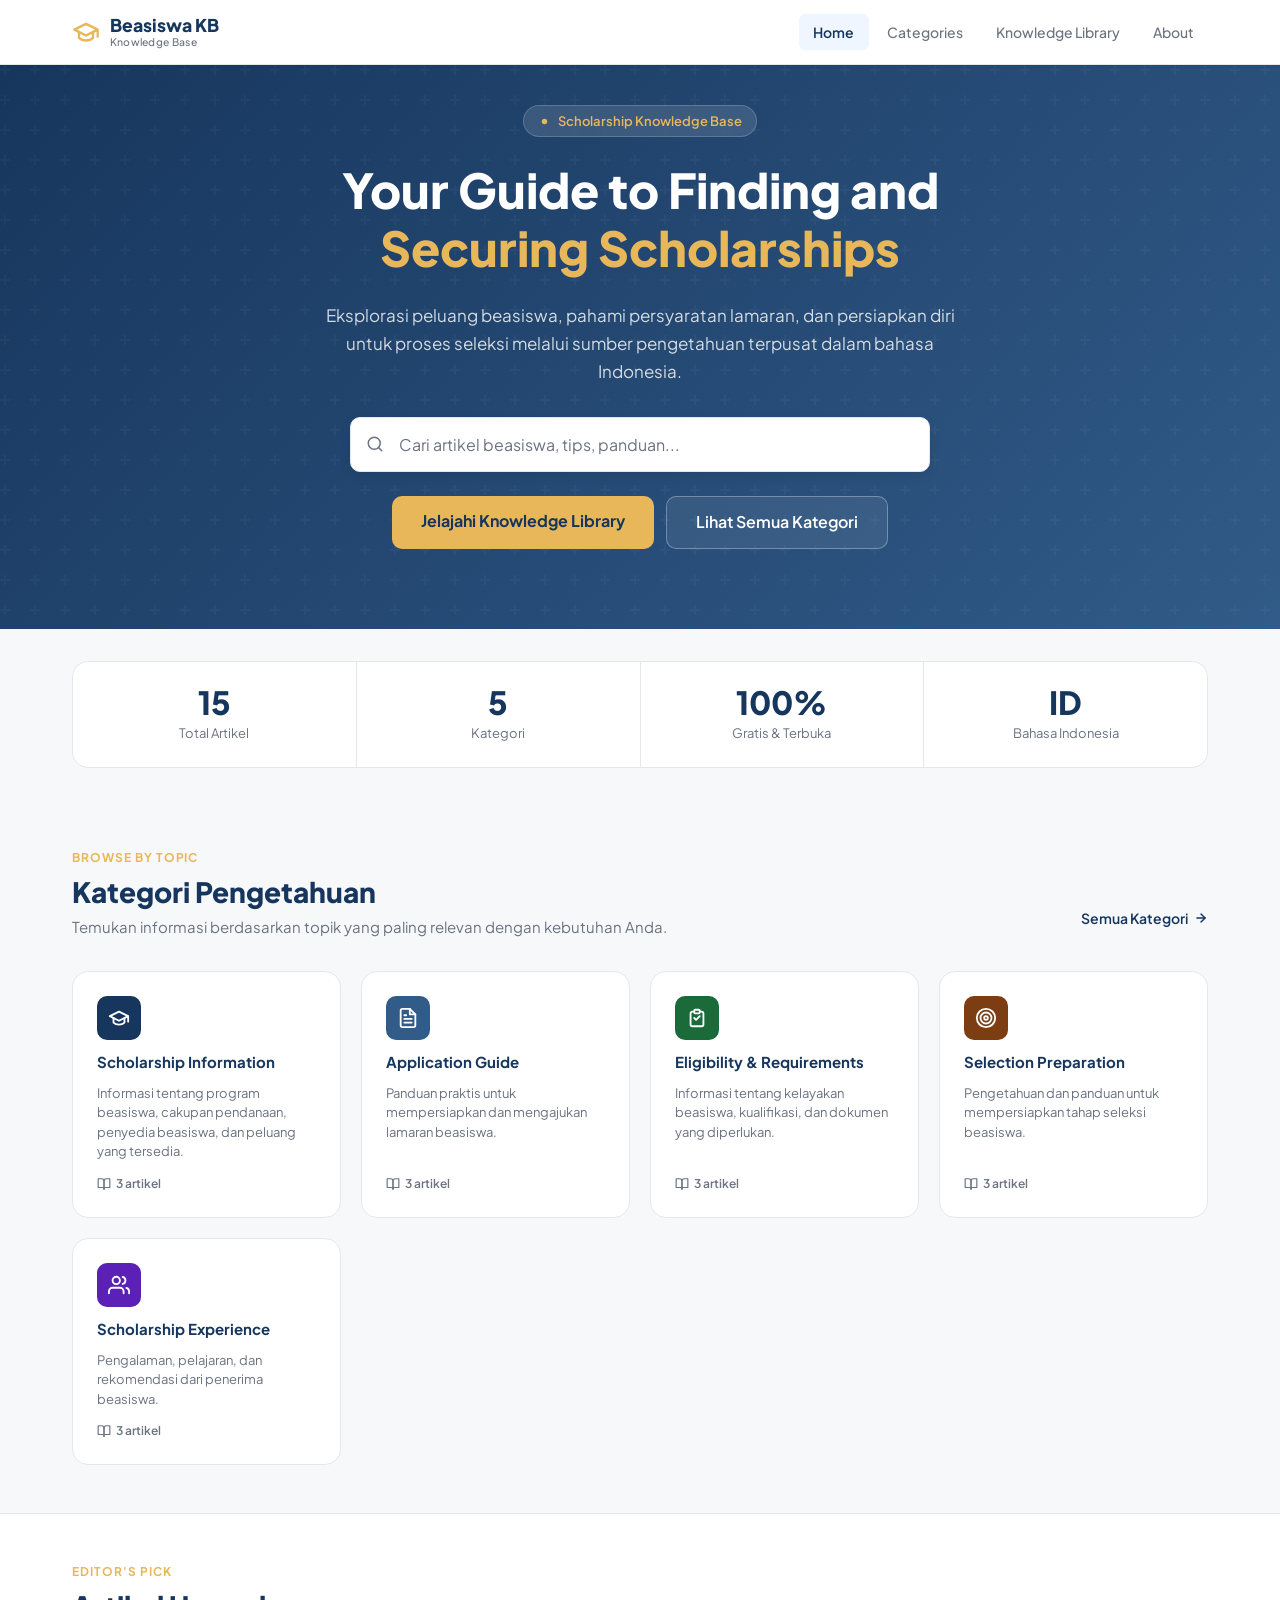
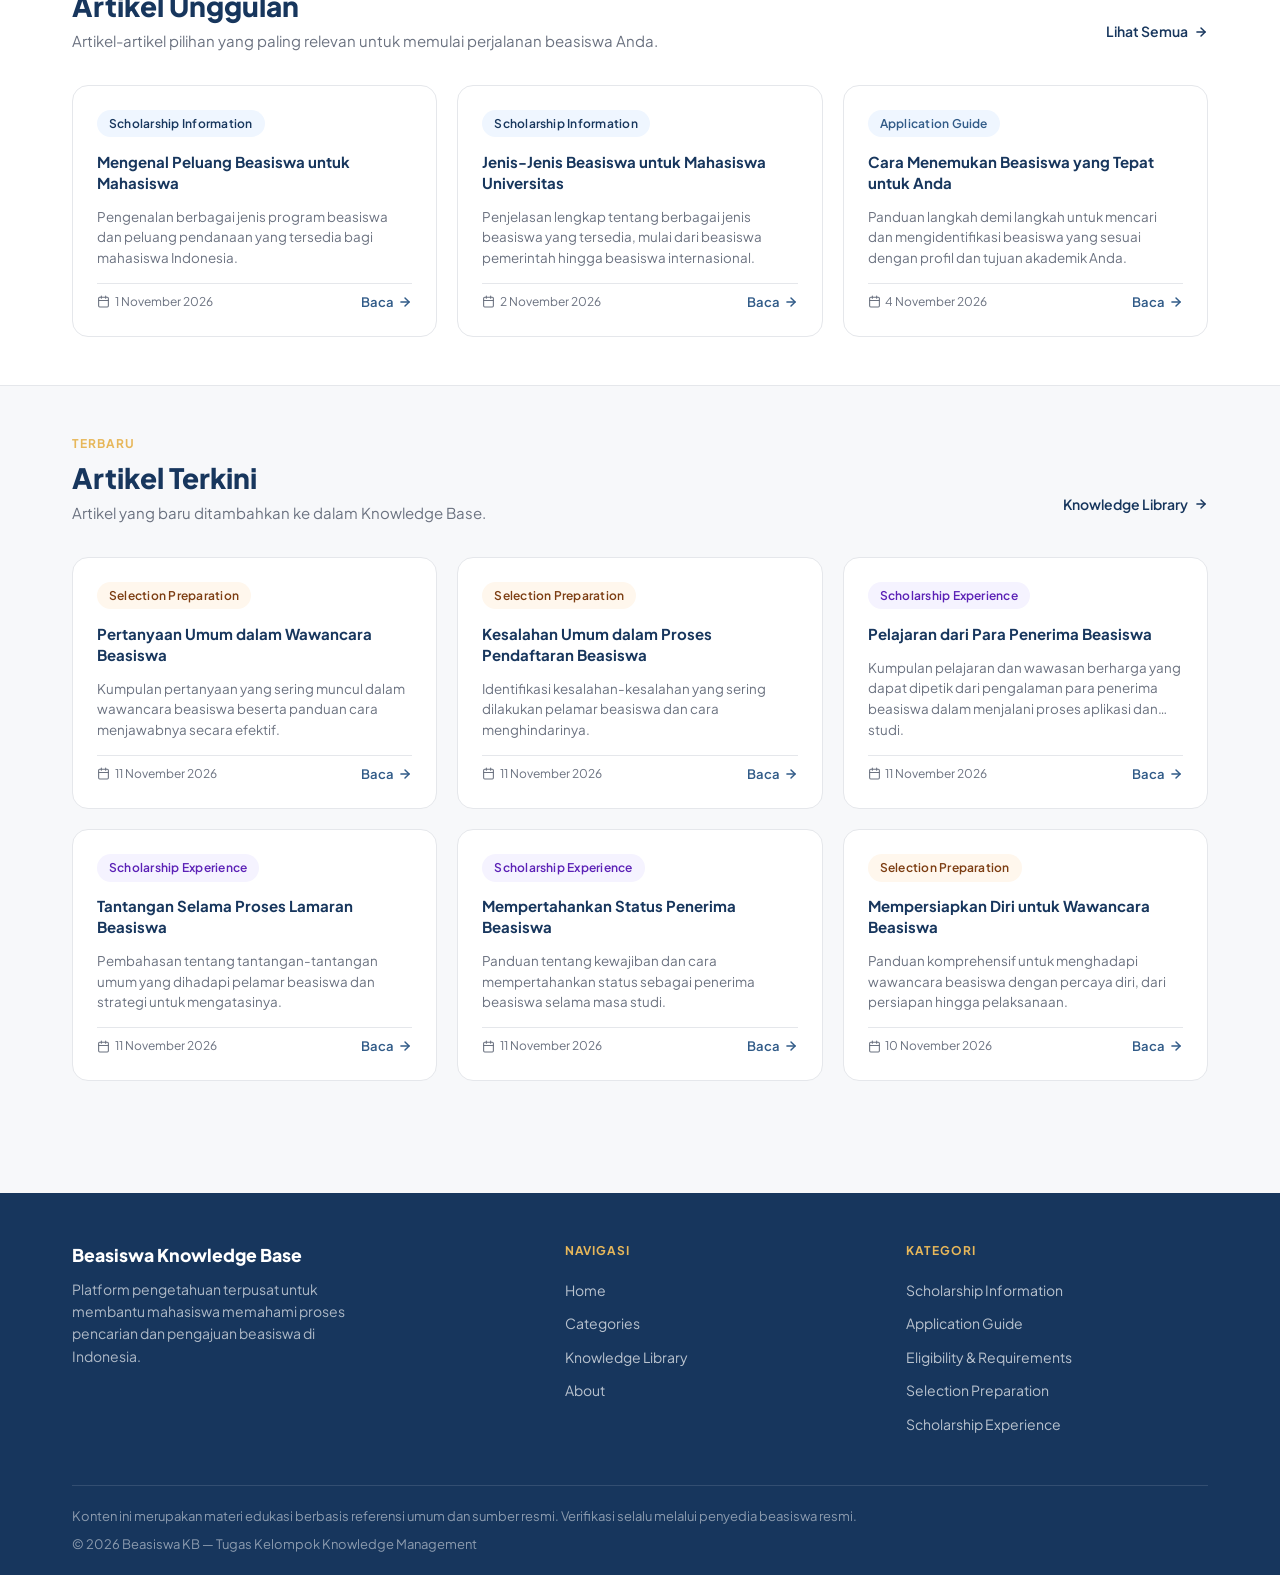
<file: websitekm/index.html>
<!DOCTYPE html>
<html lang="id">
<head>
  <meta charset="UTF-8" />
  <meta name="viewport" content="width=device-width, initial-scale=1.0" />
  <meta name="description" content="Scholarship Knowledge Base — Platform pengetahuan terpusat tentang beasiswa untuk mahasiswa Indonesia." />
  <title>Beasiswa Knowledge Base — Home</title>
  <link rel="stylesheet" href="assets/css/style.css" />
</head>
<body>

<!-- NAVBAR -->
<header id="navbar" class="navbar"></header>

<!-- HERO -->
<section class="hero" aria-label="Hero section">
  <div class="container hero-inner">
    <span class="hero-eyebrow">
      <svg xmlns="http://www.w3.org/2000/svg" width="13" height="13" viewBox="0 0 24 24" fill="currentColor"><circle cx="12" cy="12" r="5"/></svg>
      Scholarship Knowledge Base
    </span>

    <h1>Your Guide to Finding and <span>Securing Scholarships</span></h1>

    <p class="hero-desc">
      Eksplorasi peluang beasiswa, pahami persyaratan lamaran, dan persiapkan diri untuk proses seleksi melalui sumber pengetahuan terpusat dalam bahasa Indonesia.
    </p>

    <!-- Search -->
    <div class="hero-search search-wrap" style="margin-top:.5rem">
      <form id="heroSearchForm" role="search" aria-label="Cari artikel beasiswa">
        <svg class="search-icon" xmlns="http://www.w3.org/2000/svg" viewBox="0 0 24 24" fill="none" stroke="currentColor" stroke-width="2" stroke-linecap="round" stroke-linejoin="round"><circle cx="11" cy="11" r="8"/><line x1="21" y1="21" x2="16.65" y2="16.65"/></svg>
        <input
          id="heroSearch"
          class="search-input"
          type="search"
          placeholder="Cari artikel beasiswa, tips, panduan..."
          autocomplete="off"
          aria-label="Cari artikel"
        />
        <button type="button" class="search-clear" id="heroSearchClear" aria-label="Hapus pencarian">&times;</button>
      </form>
    </div>

    <div class="hero-actions">
      <a href="library.html" class="btn-hero-primary">Jelajahi Knowledge Library</a>
      <a href="categories.html" class="btn-hero-outline">Lihat Semua Kategori</a>
    </div>
  </div>
</section>

<!-- STATS -->
<div class="container">
  <div class="stats-strip" id="statsStrip">
    <!-- injected by home.js -->
  </div>
</div>

<!-- FEATURED CATEGORIES -->
<section>
  <div class="container">
    <div class="section-header">
      <div>
        <div class="section-label">Browse by Topic</div>
        <h2 class="section-title">Kategori Pengetahuan</h2>
        <p class="section-desc">Temukan informasi berdasarkan topik yang paling relevan dengan kebutuhan Anda.</p>
      </div>
      <a href="categories.html" class="btn btn-ghost" style="white-space:nowrap">
        Semua Kategori
        <svg xmlns="http://www.w3.org/2000/svg" width="14" height="14" viewBox="0 0 24 24" fill="none" stroke="currentColor" stroke-width="2.5" stroke-linecap="round" stroke-linejoin="round"><line x1="5" y1="12" x2="19" y2="12"/><polyline points="12 5 19 12 12 19"/></svg>
      </a>
    </div>
    <div class="categories-grid" id="featuredCategories">
      <!-- injected by home.js -->
    </div>
  </div>
</section>

<!-- FEATURED KNOWLEDGE -->
<section style="background:var(--color-surface); border-top:1px solid var(--color-border); border-bottom:1px solid var(--color-border);">
  <div class="container">
    <div class="section-header">
      <div>
        <div class="section-label">Editor's Pick</div>
        <h2 class="section-title">Artikel Unggulan</h2>
        <p class="section-desc">Artikel-artikel pilihan yang paling relevan untuk memulai perjalanan beasiswa Anda.</p>
      </div>
      <a href="library.html" class="btn btn-ghost" style="white-space:nowrap">
        Lihat Semua
        <svg xmlns="http://www.w3.org/2000/svg" width="14" height="14" viewBox="0 0 24 24" fill="none" stroke="currentColor" stroke-width="2.5" stroke-linecap="round" stroke-linejoin="round"><line x1="5" y1="12" x2="19" y2="12"/><polyline points="12 5 19 12 12 19"/></svg>
      </a>
    </div>
    <div class="knowledge-grid" id="featuredKnowledge">
      <!-- injected by home.js -->
    </div>
  </div>
</section>

<!-- LATEST KNOWLEDGE -->
<section>
  <div class="container">
    <div class="section-header">
      <div>
        <div class="section-label">Terbaru</div>
        <h2 class="section-title">Artikel Terkini</h2>
        <p class="section-desc">Artikel yang baru ditambahkan ke dalam Knowledge Base.</p>
      </div>
      <a href="library.html" class="btn btn-ghost" style="white-space:nowrap">
        Knowledge Library
        <svg xmlns="http://www.w3.org/2000/svg" width="14" height="14" viewBox="0 0 24 24" fill="none" stroke="currentColor" stroke-width="2.5" stroke-linecap="round" stroke-linejoin="round"><line x1="5" y1="12" x2="19" y2="12"/><polyline points="12 5 19 12 12 19"/></svg>
      </a>
    </div>
    <div class="knowledge-grid" id="latestKnowledge">
      <!-- injected by home.js -->
    </div>
  </div>
</section>

<!-- FOOTER -->
<footer id="footer" class="footer"></footer>

<script src="assets/js/app.js"></script>
<script src="assets/js/home.js"></script>
</body>
</html>
</file>
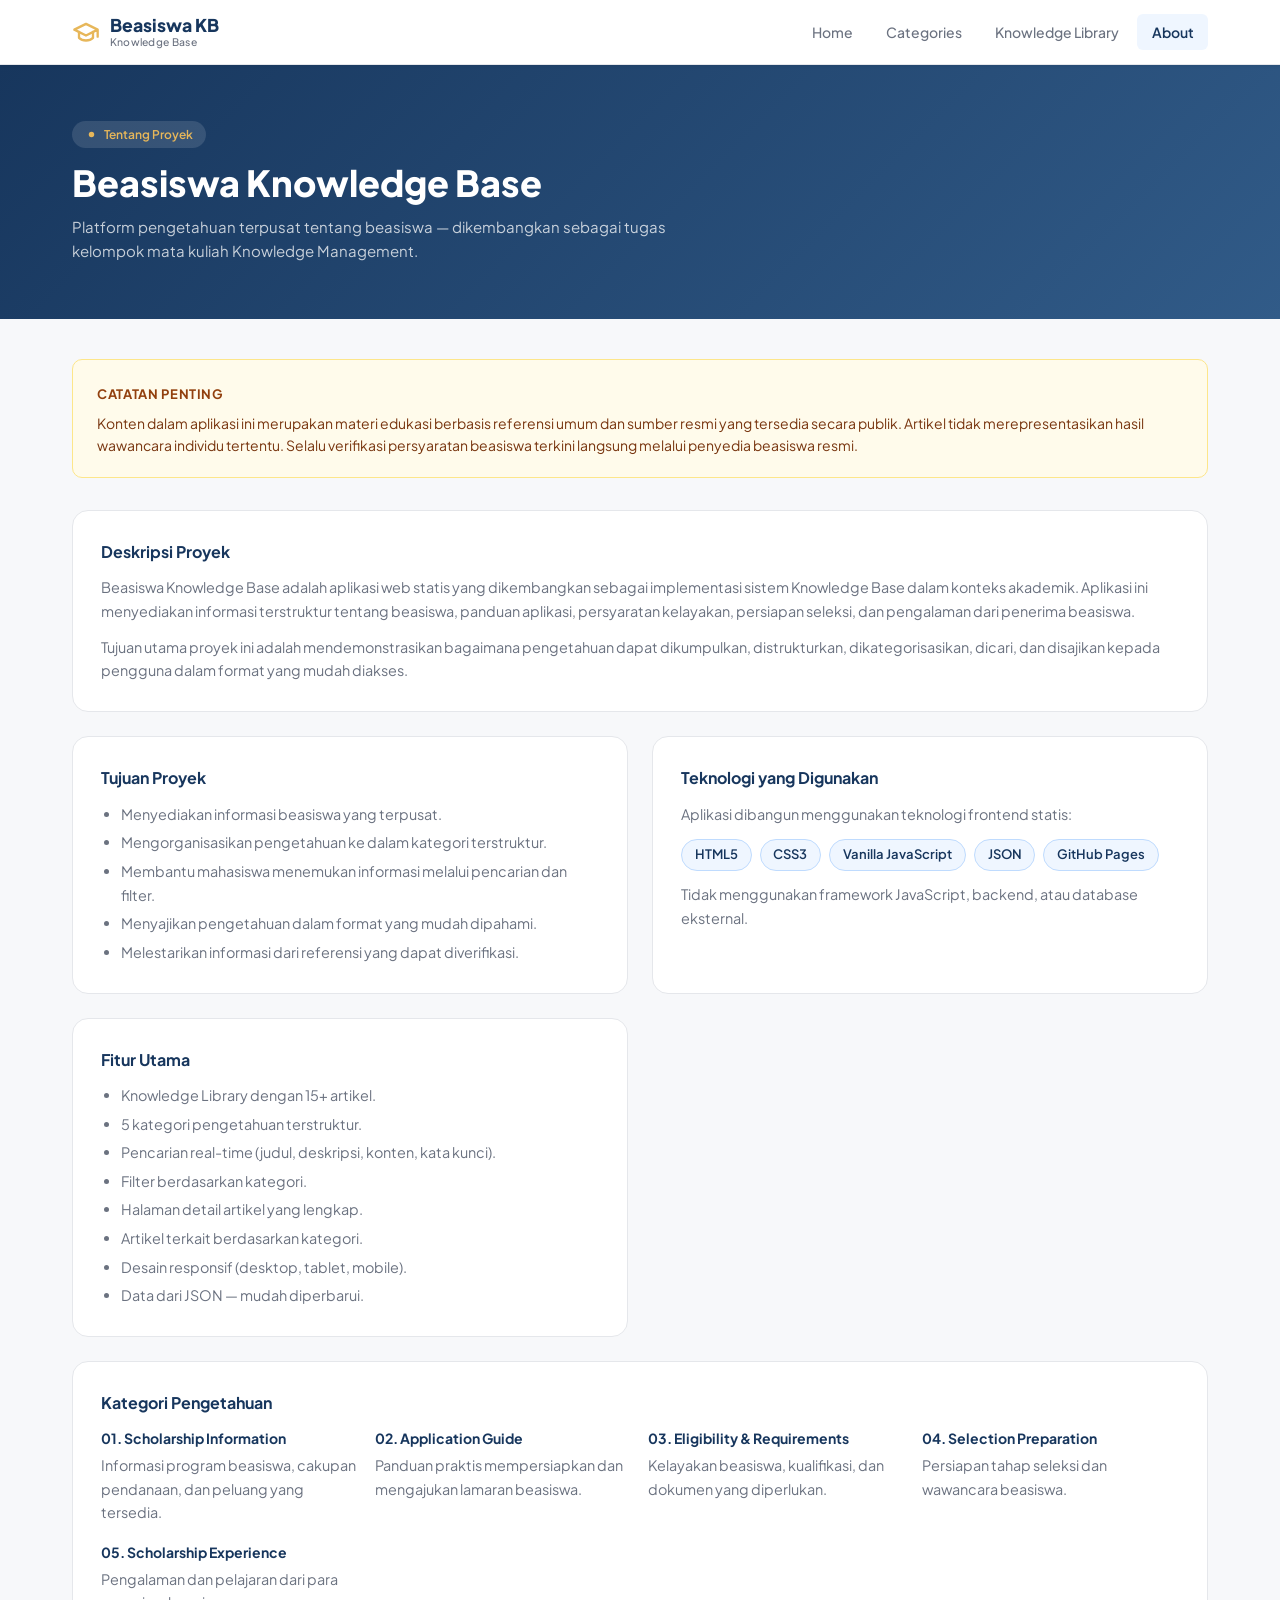
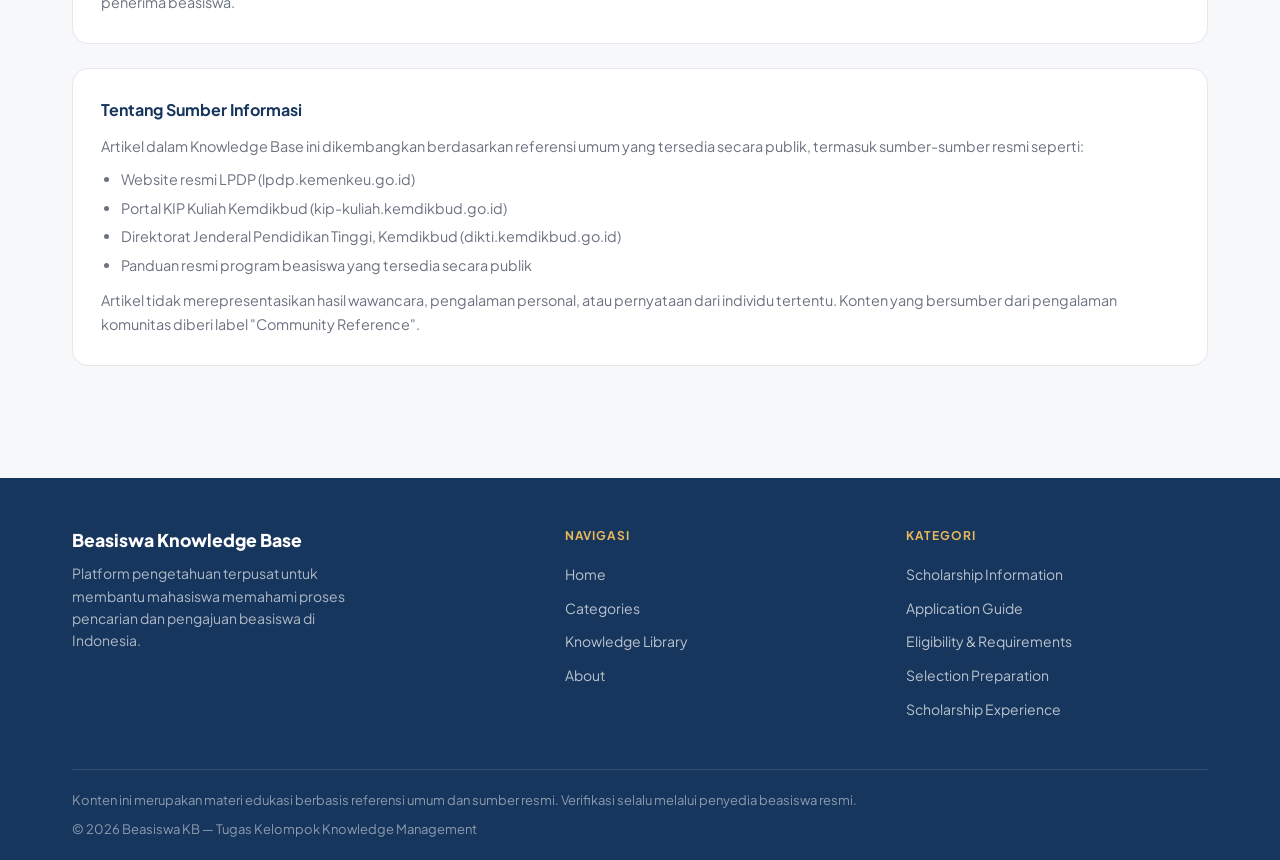
<file: websitekm/about.html>
<!DOCTYPE html>
<html lang="id">
<head>
  <meta charset="UTF-8" />
  <meta name="viewport" content="width=device-width, initial-scale=1.0" />
  <meta name="description" content="Tentang proyek Beasiswa Knowledge Base — tugas kelompok Knowledge Management." />
  <title>Tentang — Beasiswa Knowledge Base</title>
  <link rel="stylesheet" href="assets/css/style.css" />
  <style>
    .about-grid {
      display: grid;
      grid-template-columns: 1fr 1fr;
      gap: 1.5rem;
    }
    @media (max-width: 768px) { .about-grid { grid-template-columns: 1fr; } }

    .about-card {
      background: var(--color-surface);
      border: 1px solid var(--color-border);
      border-radius: var(--radius-lg);
      padding: 1.75rem;
    }

    .about-card h3 {
      font-size: 1rem;
      font-weight: 700;
      color: var(--color-primary);
      margin-bottom: 0.75rem;
    }

    .about-card p, .about-card li {
      font-size: 0.9rem;
      color: var(--color-text-secondary);
      line-height: 1.65;
    }

    .about-card ul { list-style: disc; padding-left: 1.25rem; display: flex; flex-direction: column; gap: 0.3rem; }

    .about-card-full {
      grid-column: 1 / -1;
    }

    .tech-tags {
      display: flex;
      flex-wrap: wrap;
      gap: 0.5rem;
      margin-top: 0.75rem;
    }

    .tech-tag {
      display: inline-block;
      padding: 0.3rem 0.8rem;
      border-radius: 999px;
      background: #EFF6FF;
      color: var(--color-primary);
      font-size: 0.8125rem;
      font-weight: 600;
      border: 1px solid #BFDBFE;
    }

    .disclaimer-box {
      background: #FFFBEB;
      border: 1px solid #FDE68A;
      border-radius: var(--radius-md);
      padding: 1.25rem 1.5rem;
      margin-bottom: 2rem;
    }

    .disclaimer-box p {
      font-size: 0.875rem;
      color: #78350F;
      line-height: 1.6;
    }
  </style>
</head>
<body>

<!-- NAVBAR -->
<header id="navbar"></header>

<!-- PAGE HEADER -->
<div class="page-header">
  <div class="container page-header-inner">
    <div class="page-eyebrow">
      <svg xmlns="http://www.w3.org/2000/svg" width="13" height="13" viewBox="0 0 24 24" fill="currentColor"><circle cx="12" cy="12" r="5"/></svg>
      Tentang Proyek
    </div>
    <h1>Beasiswa Knowledge Base</h1>
    <p>Platform pengetahuan terpusat tentang beasiswa — dikembangkan sebagai tugas kelompok mata kuliah Knowledge Management.</p>
  </div>
</div>

<!-- ABOUT CONTENT -->
<section>
  <div class="container">

    <!-- Disclaimer -->
    <div class="disclaimer-box">
      <strong style="font-size:.8125rem;text-transform:uppercase;letter-spacing:.05em;color:#92400E">Catatan Penting</strong>
      <p style="margin-top:.4rem">Konten dalam aplikasi ini merupakan materi edukasi berbasis referensi umum dan sumber resmi yang tersedia secara publik. Artikel tidak merepresentasikan hasil wawancara individu tertentu. Selalu verifikasi persyaratan beasiswa terkini langsung melalui penyedia beasiswa resmi.</p>
    </div>

    <div class="about-grid">

      <!-- Project Description -->
      <div class="about-card about-card-full">
        <h3>Deskripsi Proyek</h3>
        <p>
          Beasiswa Knowledge Base adalah aplikasi web statis yang dikembangkan sebagai implementasi sistem Knowledge Base dalam konteks akademik.
          Aplikasi ini menyediakan informasi terstruktur tentang beasiswa, panduan aplikasi, persyaratan kelayakan, persiapan seleksi, dan pengalaman dari penerima beasiswa.
        </p>
        <p style="margin-top:.75rem">
          Tujuan utama proyek ini adalah mendemonstrasikan bagaimana pengetahuan dapat dikumpulkan, distrukturkan, dikategorisasikan, dicari, dan disajikan kepada pengguna dalam format yang mudah diakses.
        </p>
      </div>

      <!-- Objectives -->
      <div class="about-card">
        <h3>Tujuan Proyek</h3>
        <ul>
          <li>Menyediakan informasi beasiswa yang terpusat.</li>
          <li>Mengorganisasikan pengetahuan ke dalam kategori terstruktur.</li>
          <li>Membantu mahasiswa menemukan informasi melalui pencarian dan filter.</li>
          <li>Menyajikan pengetahuan dalam format yang mudah dipahami.</li>
          <li>Melestarikan informasi dari referensi yang dapat diverifikasi.</li>
        </ul>
      </div>

      <!-- Technology -->
      <div class="about-card">
        <h3>Teknologi yang Digunakan</h3>
        <p>Aplikasi dibangun menggunakan teknologi frontend statis:</p>
        <div class="tech-tags">
          <span class="tech-tag">HTML5</span>
          <span class="tech-tag">CSS3</span>
          <span class="tech-tag">Vanilla JavaScript</span>
          <span class="tech-tag">JSON</span>
          <span class="tech-tag">GitHub Pages</span>
        </div>
        <p style="margin-top:.75rem">Tidak menggunakan framework JavaScript, backend, atau database eksternal.</p>
      </div>

      <!-- Features -->
      <div class="about-card">
        <h3>Fitur Utama</h3>
        <ul>
          <li>Knowledge Library dengan 15+ artikel.</li>
          <li>5 kategori pengetahuan terstruktur.</li>
          <li>Pencarian real-time (judul, deskripsi, konten, kata kunci).</li>
          <li>Filter berdasarkan kategori.</li>
          <li>Halaman detail artikel yang lengkap.</li>
          <li>Artikel terkait berdasarkan kategori.</li>
          <li>Desain responsif (desktop, tablet, mobile).</li>
          <li>Data dari JSON — mudah diperbarui.</li>
        </ul>
      </div>

      <!-- Knowledge Categories -->
      <div class="about-card about-card-full">
        <h3>Kategori Pengetahuan</h3>
        <div style="display:grid;grid-template-columns:repeat(auto-fill,minmax(220px,1fr));gap:1rem;margin-top:.75rem">
          <div>
            <div style="font-weight:700;color:var(--color-primary);font-size:.875rem;margin-bottom:.25rem">01. Scholarship Information</div>
            <p>Informasi program beasiswa, cakupan pendanaan, dan peluang yang tersedia.</p>
          </div>
          <div>
            <div style="font-weight:700;color:var(--color-primary);font-size:.875rem;margin-bottom:.25rem">02. Application Guide</div>
            <p>Panduan praktis mempersiapkan dan mengajukan lamaran beasiswa.</p>
          </div>
          <div>
            <div style="font-weight:700;color:var(--color-primary);font-size:.875rem;margin-bottom:.25rem">03. Eligibility &amp; Requirements</div>
            <p>Kelayakan beasiswa, kualifikasi, dan dokumen yang diperlukan.</p>
          </div>
          <div>
            <div style="font-weight:700;color:var(--color-primary);font-size:.875rem;margin-bottom:.25rem">04. Selection Preparation</div>
            <p>Persiapan tahap seleksi dan wawancara beasiswa.</p>
          </div>
          <div>
            <div style="font-weight:700;color:var(--color-primary);font-size:.875rem;margin-bottom:.25rem">05. Scholarship Experience</div>
            <p>Pengalaman dan pelajaran dari para penerima beasiswa.</p>
          </div>
        </div>
      </div>

      <!-- Source Note -->
      <div class="about-card about-card-full">
        <h3>Tentang Sumber Informasi</h3>
        <p>
          Artikel dalam Knowledge Base ini dikembangkan berdasarkan referensi umum yang tersedia secara publik, termasuk sumber-sumber resmi seperti:
        </p>
        <ul style="margin-top:.6rem">
          <li>Website resmi LPDP (lpdp.kemenkeu.go.id)</li>
          <li>Portal KIP Kuliah Kemdikbud (kip-kuliah.kemdikbud.go.id)</li>
          <li>Direktorat Jenderal Pendidikan Tinggi, Kemdikbud (dikti.kemdikbud.go.id)</li>
          <li>Panduan resmi program beasiswa yang tersedia secara publik</li>
        </ul>
        <p style="margin-top:.75rem">
          Artikel tidak merepresentasikan hasil wawancara, pengalaman personal, atau pernyataan dari individu tertentu.
          Konten yang bersumber dari pengalaman komunitas diberi label "Community Reference".
        </p>
      </div>

    </div>
  </div>
</section>

<!-- FOOTER -->
<footer id="footer"></footer>

<script src="assets/js/app.js"></script>
</body>
</html>
</file>
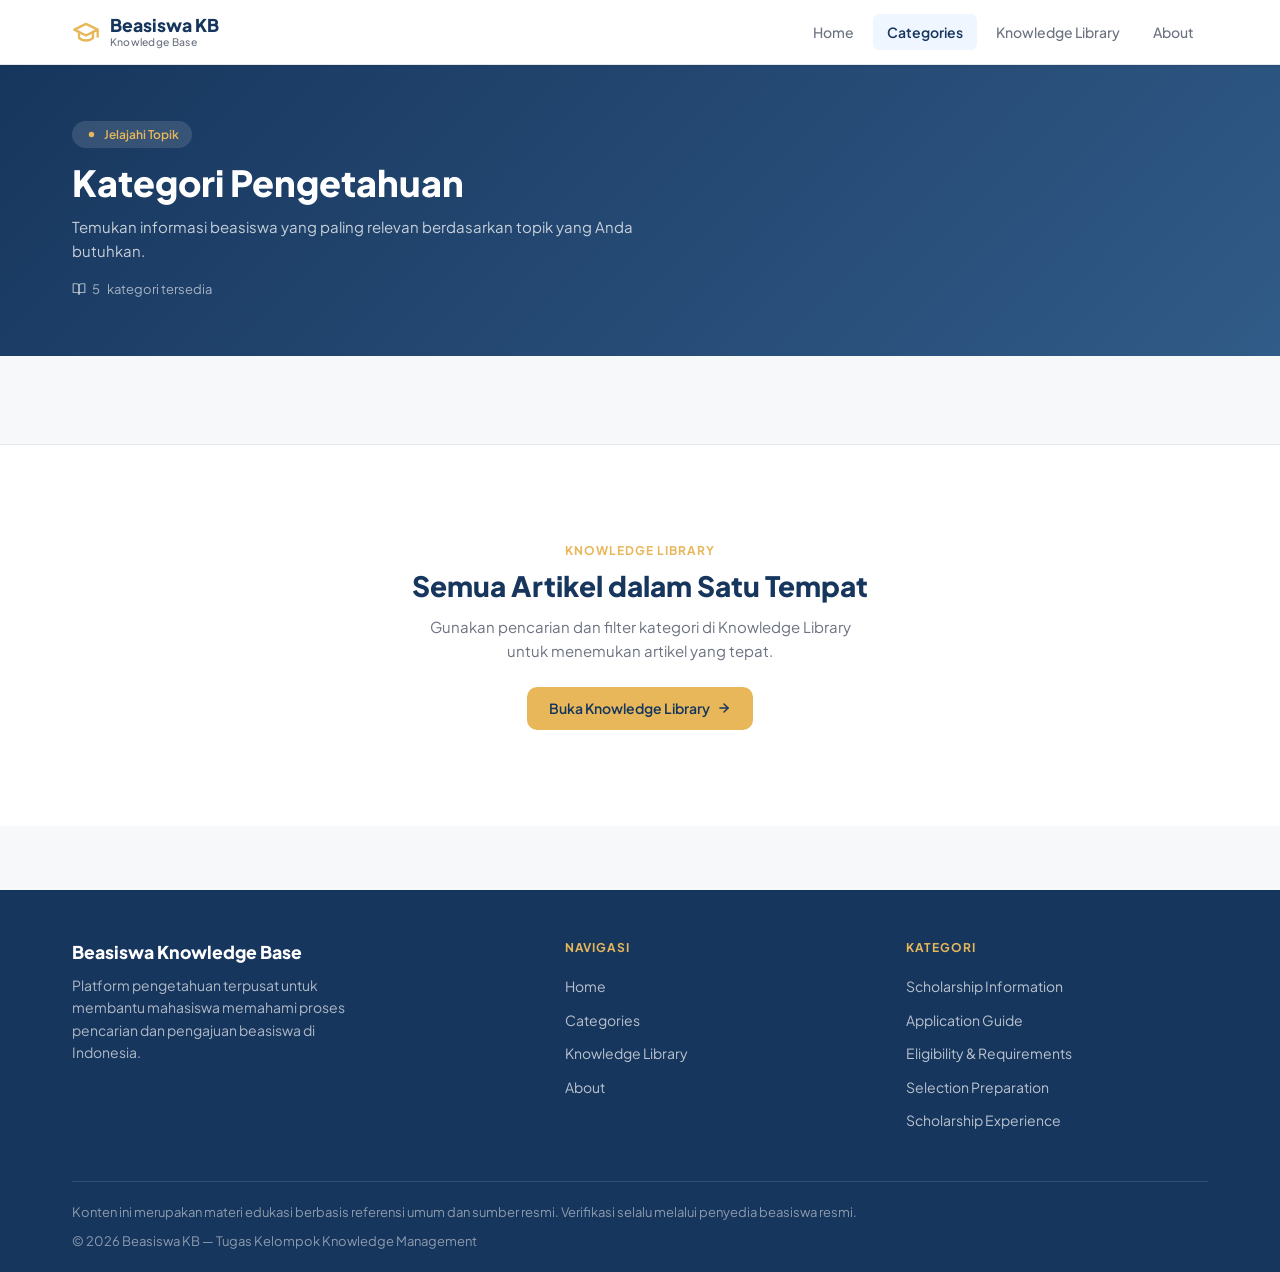
<file: websitekm/categories.html>
<!DOCTYPE html>
<html lang="id">
<head>
  <meta charset="UTF-8" />
  <meta name="viewport" content="width=device-width, initial-scale=1.0" />
  <meta name="description" content="Jelajahi semua kategori pengetahuan beasiswa — dari informasi program hingga persiapan seleksi." />
  <title>Kategori — Beasiswa Knowledge Base</title>
  <link rel="stylesheet" href="assets/css/style.css" />
  <style>
    /* ---- Categories page extras ---- */
    .cat-card-large {
      display: flex;
      gap: 1.5rem;
      background: var(--color-surface);
      border: 1px solid var(--color-border);
      border-radius: var(--radius-lg);
      padding: 1.75rem;
      transition: box-shadow var(--transition), transform var(--transition);
      align-items: flex-start;
    }

    .cat-card-large:hover {
      box-shadow: var(--shadow-md);
      transform: translateY(-2px);
    }

    .cat-card-icon-wrap {
      flex-shrink: 0;
      width: 64px;
      height: 64px;
      border-radius: var(--radius-lg);
      border: 1px solid;
      display: flex;
      align-items: center;
      justify-content: center;
    }

    .cat-card-icon-wrap .category-icon {
      width: 44px;
      height: 44px;
    }

    .cat-card-body { flex: 1; }

    .cat-card-top {
      display: flex;
      align-items: center;
      justify-content: space-between;
      gap: 0.75rem;
      margin-bottom: 0.5rem;
      flex-wrap: wrap;
    }

    .cat-card-name {
      font-size: 1.0625rem;
      font-weight: 700;
      color: var(--color-primary);
    }

    .cat-card-desc {
      font-size: 0.875rem;
      color: var(--color-text-secondary);
      line-height: 1.55;
      margin-bottom: 0.9rem;
    }

    .cat-sample-list {
      display: flex;
      flex-direction: column;
      gap: 0.35rem;
      margin-bottom: 1rem;
    }

    .cat-sample-list li {
      font-size: 0.8125rem;
      color: var(--color-text);
      display: flex;
      align-items: flex-start;
      gap: 0.5rem;
    }

    .cat-sample-list li::before {
      content: '';
      flex-shrink: 0;
      width: 5px;
      height: 5px;
      border-radius: 50%;
      background: var(--color-accent);
      margin-top: 0.45rem;
    }

    .cat-explore-btn {
      display: inline-flex;
      align-items: center;
      gap: 0.4rem;
    }

    .cats-layout {
      display: flex;
      flex-direction: column;
      gap: 1.25rem;
    }

    @media (max-width: 600px) {
      .cat-card-large { flex-direction: column; gap: 1rem; }
      .cat-card-icon-wrap { width: 48px; height: 48px; }
    }
  </style>
</head>
<body>

<!-- NAVBAR -->
<header id="navbar" class="navbar"></header>

<!-- PAGE HEADER -->
<div class="page-header">
  <div class="container page-header-inner">
    <div class="page-eyebrow">
      <svg xmlns="http://www.w3.org/2000/svg" width="13" height="13" viewBox="0 0 24 24" fill="currentColor"><circle cx="12" cy="12" r="5"/></svg>
      Jelajahi Topik
    </div>
    <h1>Kategori Pengetahuan</h1>
    <p>Temukan informasi beasiswa yang paling relevan berdasarkan topik yang Anda butuhkan.</p>
    <div class="page-header-meta">
      <svg xmlns="http://www.w3.org/2000/svg" width="14" height="14" viewBox="0 0 24 24" fill="none" stroke="currentColor" stroke-width="2" stroke-linecap="round" stroke-linejoin="round"><path d="M2 3h6a4 4 0 0 1 4 4v14a3 3 0 0 0-3-3H2z"/><path d="M22 3h-6a4 4 0 0 0-4 4v14a3 3 0 0 1 3-3h7z"/></svg>
      <span id="totalCategories">5</span> kategori tersedia
    </div>
  </div>
</div>

<!-- CATEGORIES -->
<section>
  <div class="container">
    <div class="cats-layout" id="categoriesGrid">
      <!-- injected by categories.js -->
    </div>
  </div>
</section>

<!-- CTA -->
<section style="background:var(--color-surface);border-top:1px solid var(--color-border)">
  <div class="container text-center" style="padding-block:3rem">
    <div class="section-label" style="margin-bottom:.5rem">Knowledge Library</div>
    <h2 class="section-title" style="margin-bottom:.75rem">Semua Artikel dalam Satu Tempat</h2>
    <p style="color:var(--color-text-secondary);font-size:.9375rem;margin-bottom:1.5rem;max-width:40ch;margin-inline:auto">
      Gunakan pencarian dan filter kategori di Knowledge Library untuk menemukan artikel yang tepat.
    </p>
    <a href="library.html" class="btn btn-primary">
      Buka Knowledge Library
      <svg xmlns="http://www.w3.org/2000/svg" width="14" height="14" viewBox="0 0 24 24" fill="none" stroke="currentColor" stroke-width="2.5" stroke-linecap="round" stroke-linejoin="round"><line x1="5" y1="12" x2="19" y2="12"/><polyline points="12 5 19 12 12 19"/></svg>
    </a>
  </div>
</section>

<!-- FOOTER -->
<footer id="footer"></footer>

<script src="assets/js/app.js"></script>
<script src="assets/js/categories.js"></script>
</body>
</html>
</file>
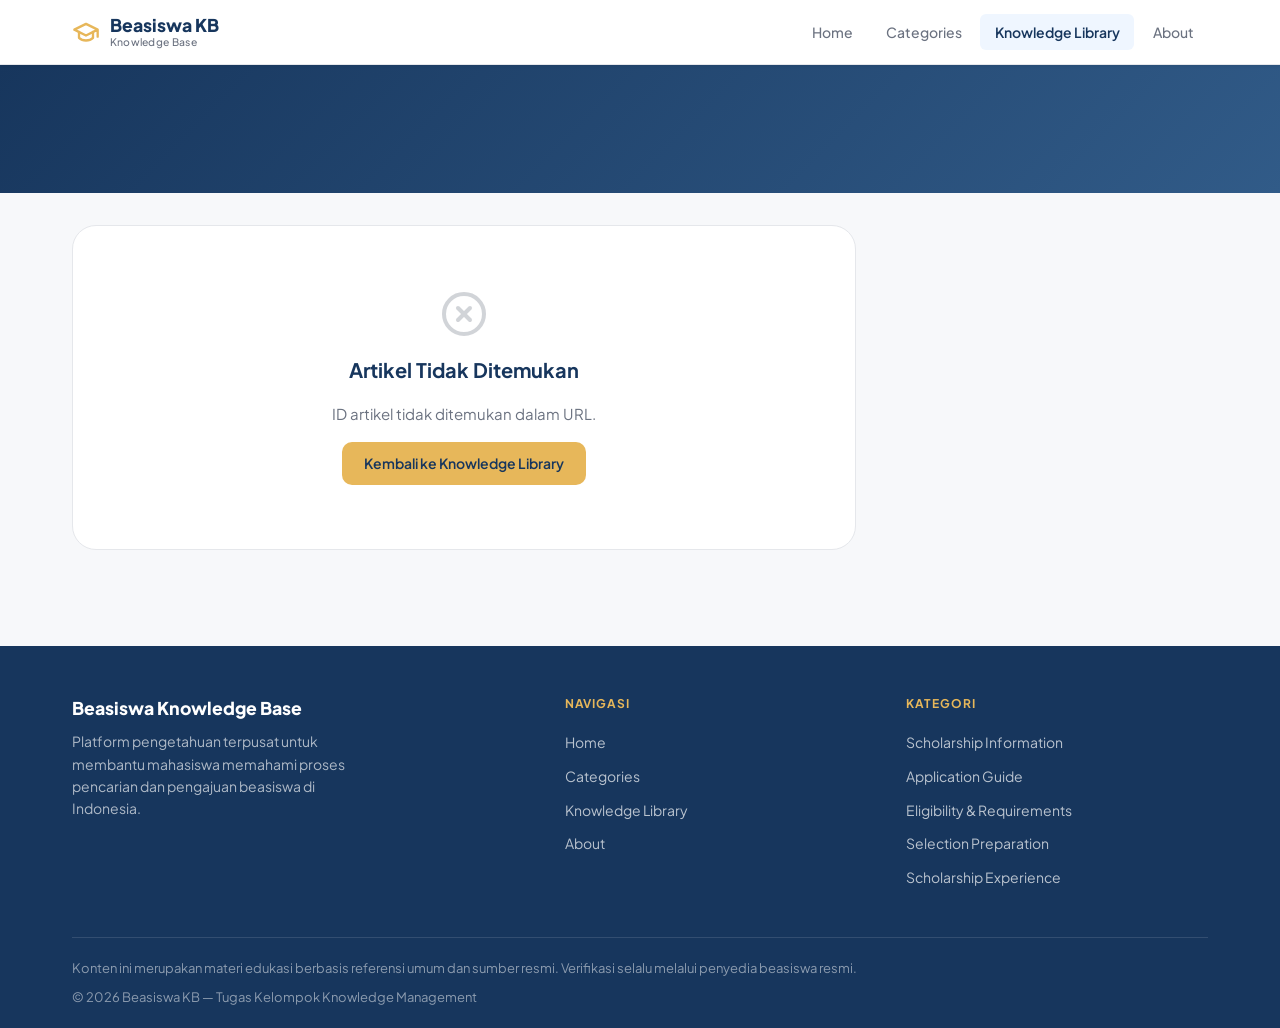
<file: websitekm/detail.html>
<!DOCTYPE html>
<html lang="id">
<head>
  <meta charset="UTF-8" />
  <meta name="viewport" content="width=device-width, initial-scale=1.0" />
  <meta name="description" content="Baca artikel pengetahuan beasiswa secara lengkap." />
  <title>Detail Artikel — Beasiswa Knowledge Base</title>
  <link rel="stylesheet" href="assets/css/style.css" />
</head>
<body>

<!-- NAVBAR -->
<header id="navbar"></header>

<!-- ARTICLE HEADER -->
<div class="page-header">
  <div class="container page-header-inner">
    <nav class="breadcrumb" id="breadcrumb" aria-label="Breadcrumb">
      <!-- injected by detail.js -->
    </nav>
    <!-- title/category injected inside article body -->
  </div>
</div>

<!-- DETAIL LAYOUT -->
<div class="container">
  <div class="detail-layout">

    <!-- Main article -->
    <main id="detailMain">
      <!-- injected by detail.js -->
    </main>

    <!-- Sidebar -->
    <aside class="sidebar" id="detailSidebar">
      <!-- injected by detail.js -->
    </aside>

  </div>
</div>

<!-- FOOTER -->
<footer id="footer"></footer>

<script src="assets/js/app.js"></script>
<script src="assets/js/detail.js"></script>
</body>
</html>
</file>
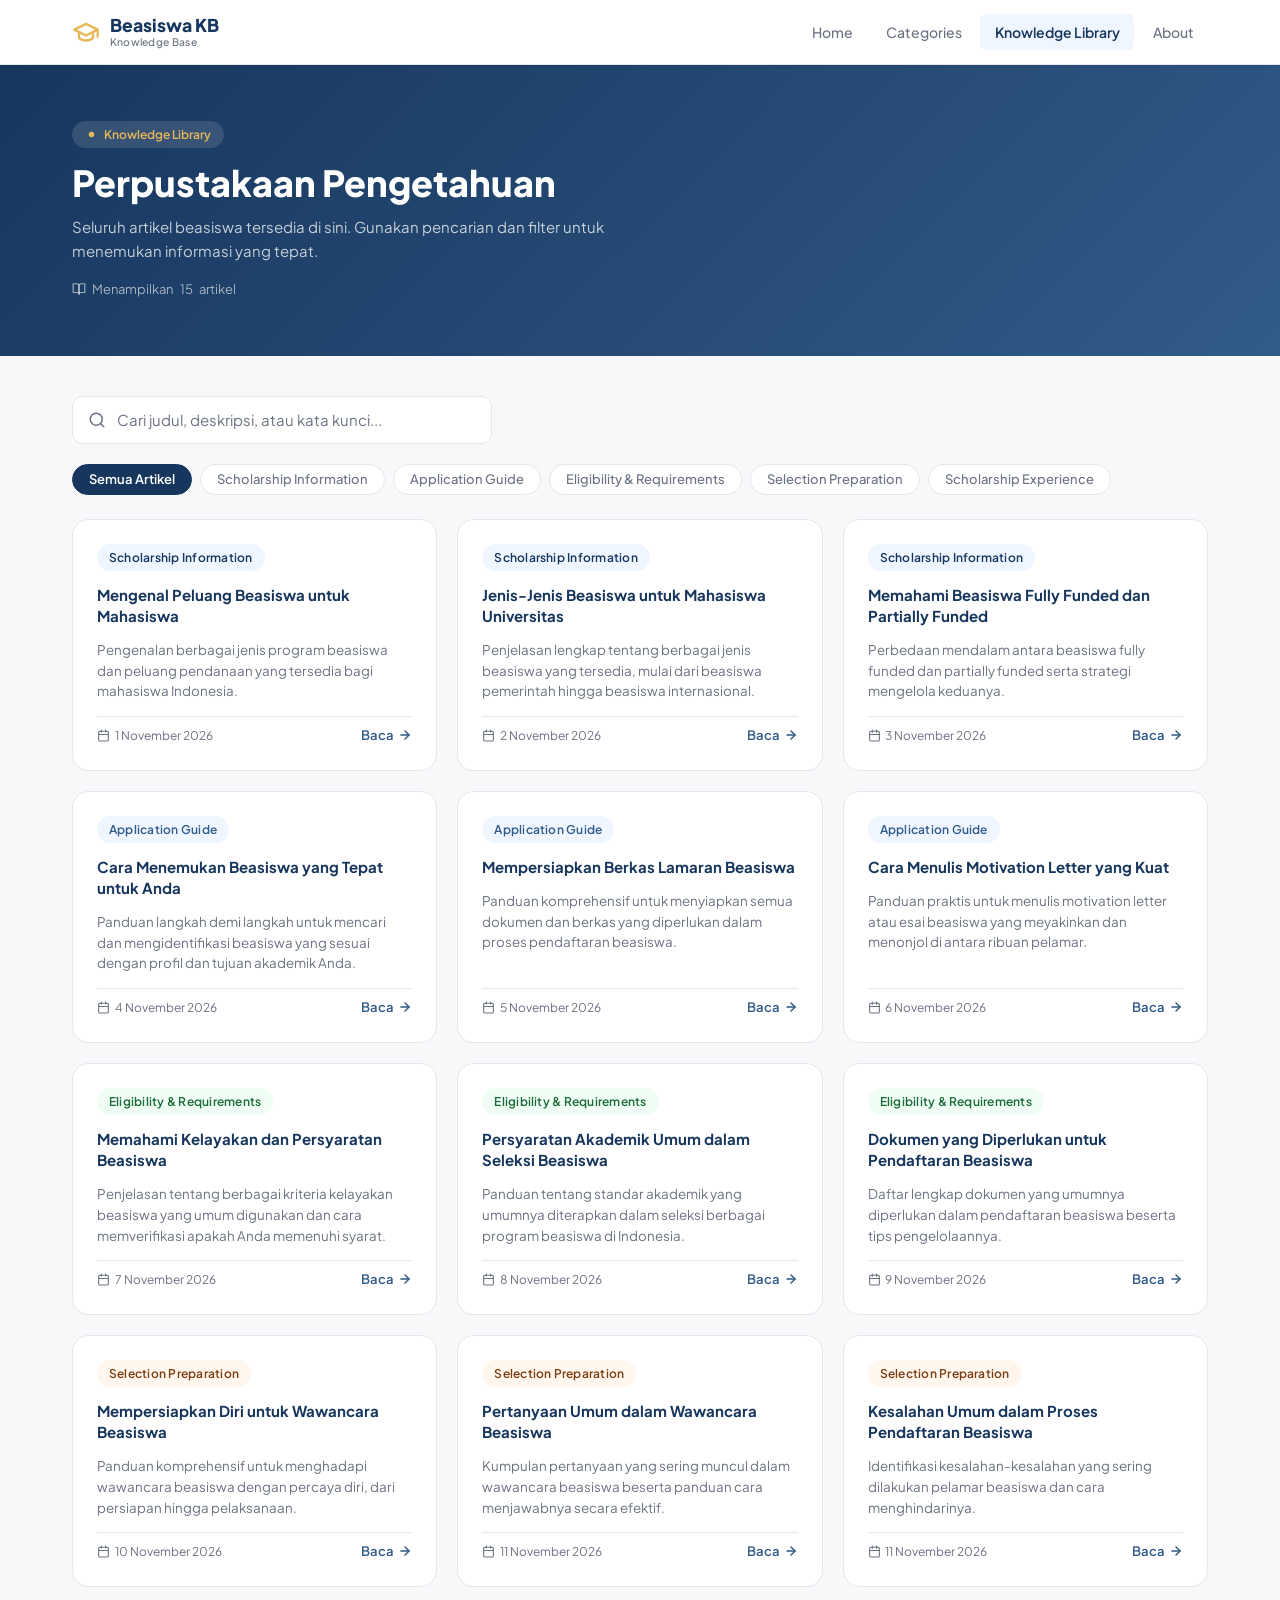
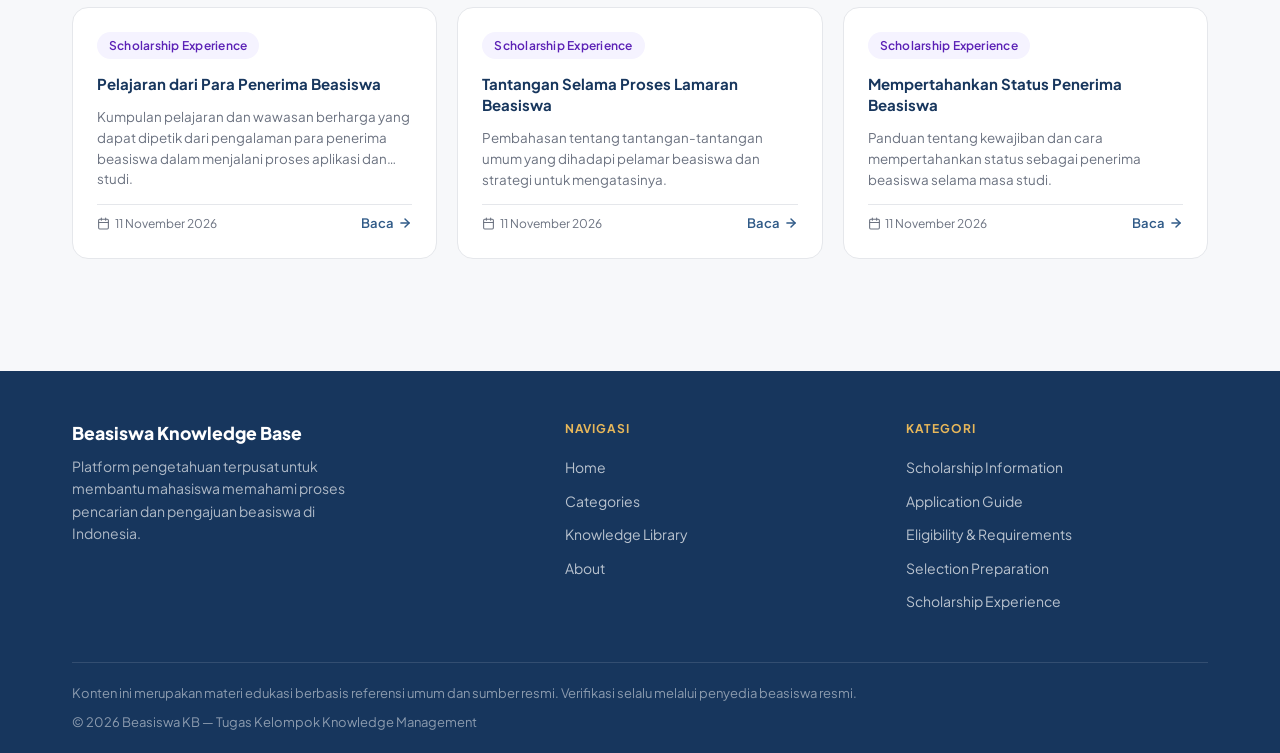
<file: websitekm/library.html>
<!DOCTYPE html>
<html lang="id">
<head>
  <meta charset="UTF-8" />
  <meta name="viewport" content="width=device-width, initial-scale=1.0" />
  <meta name="description" content="Jelajahi seluruh artikel pengetahuan beasiswa — cari, filter, dan temukan informasi yang Anda butuhkan." />
  <title>Knowledge Library — Beasiswa Knowledge Base</title>
  <link rel="stylesheet" href="assets/css/style.css" />
</head>
<body>

<!-- NAVBAR -->
<header id="navbar"></header>

<!-- PAGE HEADER -->
<div class="page-header">
  <div class="container page-header-inner">
    <div class="page-eyebrow">
      <svg xmlns="http://www.w3.org/2000/svg" width="13" height="13" viewBox="0 0 24 24" fill="currentColor"><circle cx="12" cy="12" r="5"/></svg>
      Knowledge Library
    </div>
    <h1>Perpustakaan Pengetahuan</h1>
    <p>Seluruh artikel beasiswa tersedia di sini. Gunakan pencarian dan filter untuk menemukan informasi yang tepat.</p>
    <div class="page-header-meta">
      <svg xmlns="http://www.w3.org/2000/svg" width="14" height="14" viewBox="0 0 24 24" fill="none" stroke="currentColor" stroke-width="2" stroke-linecap="round" stroke-linejoin="round"><path d="M2 3h6a4 4 0 0 1 4 4v14a3 3 0 0 0-3-3H2z"/><path d="M22 3h-6a4 4 0 0 0-4 4v14a3 3 0 0 1 3-3h7z"/></svg>
      Menampilkan <span id="totalCount">—</span> artikel
    </div>
  </div>
</div>

<!-- LIBRARY CONTENT -->
<section>
  <div class="container">

    <!-- Search + filter row -->
    <div style="display:flex;gap:1rem;align-items:center;flex-wrap:wrap;margin-bottom:1.25rem">
      <div class="search-wrap" style="flex:1;min-width:200px;max-width:420px">
        <svg class="search-icon" xmlns="http://www.w3.org/2000/svg" viewBox="0 0 24 24" fill="none" stroke="currentColor" stroke-width="2" stroke-linecap="round" stroke-linejoin="round"><circle cx="11" cy="11" r="8"/><line x1="21" y1="21" x2="16.65" y2="16.65"/></svg>
        <input
          id="librarySearch"
          class="search-input"
          type="search"
          placeholder="Cari judul, deskripsi, atau kata kunci..."
          autocomplete="off"
          aria-label="Cari artikel"
        />
        <button type="button" class="search-clear" id="librarySearchClear" aria-label="Hapus pencarian">&times;</button>
      </div>
    </div>

    <!-- Filter buttons -->
    <div class="filter-bar" id="filterBar" role="group" aria-label="Filter kategori">
      <!-- injected by library.js -->
    </div>

    <!-- Knowledge grid -->
    <div class="knowledge-grid" id="knowledgeGrid">
      <!-- injected by library.js -->
    </div>

  </div>
</section>

<!-- FOOTER -->
<footer id="footer"></footer>

<script src="assets/js/app.js"></script>
<script src="assets/js/library.js"></script>
</body>
</html>
</file>
<file: websitekm/assets/css/style.css>
/* ============================================================
   SCHOLARSHIP KNOWLEDGE BASE — Global Stylesheet
   ============================================================ */

/* ---------- Fonts ---------- */
@import url('https://fonts.googleapis.com/css2?family=Plus+Jakarta+Sans:wght@300;400;500;600;700;800&display=swap');

/* ---------- CSS Custom Properties ---------- */
:root {
  --color-primary:       #17365D;
  --color-primary-light: #1E4A7D;
  --color-secondary:     #315B88;
  --color-accent:        #E7B75A;
  --color-accent-hover:  #D4A348;
  --color-bg:            #F7F8FA;
  --color-surface:       #FFFFFF;
  --color-text:          #202B3C;
  --color-text-secondary:#6B7280;
  --color-border:        #E5E7EB;
  --color-success:       #1B6B3A;
  --color-warning:       #7C3D12;
  --color-purple:        #5B21B6;

  --shadow-sm:  0 1px 3px rgba(0,0,0,.08);
  --shadow-md:  0 4px 12px rgba(0,0,0,.08);
  --shadow-lg:  0 8px 24px rgba(0,0,0,.10);

  --radius-sm:  6px;
  --radius-md:  10px;
  --radius-lg:  16px;
  --radius-xl:  24px;

  --transition: 0.2s ease;

  --font-family: 'Plus Jakarta Sans', system-ui, -apple-system, sans-serif;
  --container-max: 1200px;
  --container-pad: clamp(1rem, 5vw, 2rem);
}

/* ---------- Reset ---------- */
*, *::before, *::after { box-sizing: border-box; margin: 0; padding: 0; }
html { scroll-behavior: smooth; font-size: 16px; }
body {
  font-family: var(--font-family);
  background-color: var(--color-bg);
  color: var(--color-text);
  line-height: 1.6;
  -webkit-font-smoothing: antialiased;
}
img { max-width: 100%; height: auto; display: block; }
a { color: inherit; text-decoration: none; }
ul, ol { list-style: none; }
button { cursor: pointer; border: none; background: none; font-family: inherit; }
input { font-family: inherit; }

/* ---------- Utility ---------- */
.container {
  max-width: var(--container-max);
  margin-inline: auto;
  padding-inline: var(--container-pad);
}

.visually-hidden {
  position: absolute; width: 1px; height: 1px;
  overflow: hidden; clip: rect(0,0,0,0); white-space: nowrap;
}

.text-center { text-align: center; }

.badge {
  display: inline-flex;
  align-items: center;
  gap: 0.3rem;
  padding: 0.25rem 0.75rem;
  border-radius: 999px;
  font-size: 0.75rem;
  font-weight: 600;
  letter-spacing: 0.02em;
}

.badge-cat001 { background: #EFF6FF; color: #17365D; }
.badge-cat002 { background: #EFF6FF; color: #315B88; }
.badge-cat003 { background: #F0FDF4; color: #1B6B3A; }
.badge-cat004 { background: #FFF7ED; color: #7C3D12; }
.badge-cat005 { background: #F5F3FF; color: #5B21B6; }

/* ---------- Buttons ---------- */
.btn {
  display: inline-flex;
  align-items: center;
  gap: 0.4rem;
  padding: 0.65rem 1.4rem;
  border-radius: var(--radius-md);
  font-size: 0.875rem;
  font-weight: 600;
  transition: background var(--transition), color var(--transition), transform var(--transition), box-shadow var(--transition);
}
.btn:active { transform: scale(0.98); }

.btn-primary {
  background: var(--color-accent);
  color: var(--color-primary);
}
.btn-primary:hover { background: var(--color-accent-hover); box-shadow: var(--shadow-md); }

.btn-outline {
  background: transparent;
  border: 1.5px solid var(--color-primary);
  color: var(--color-primary);
}
.btn-outline:hover { background: var(--color-primary); color: #fff; }

.btn-ghost {
  background: transparent;
  color: var(--color-primary);
  font-weight: 600;
  padding-inline: 0;
}
.btn-ghost:hover { text-decoration: underline; }

.btn-sm { padding: 0.4rem 1rem; font-size: 0.8125rem; }

/* ---------- Navigation ---------- */
.navbar,
#navbar {
  position: sticky;
  top: 0;
  z-index: 1000;
  background: var(--color-surface);
  border-bottom: 1px solid var(--color-border);
  box-shadow: var(--shadow-sm);
}

.navbar-inner {
  display: flex;
  align-items: center;
  justify-content: space-between;
  gap: 1rem;
  padding-block: 0.9rem;
}

.navbar-logo {
  display: flex;
  align-items: center;
  gap: 0.6rem;
  font-weight: 800;
  font-size: 1.1rem;
  color: var(--color-primary);
  line-height: 1.2;
}

.navbar-logo svg {
  flex-shrink: 0;
  color: var(--color-accent);
}

.navbar-logo-sub {
  font-size: 0.65rem;
  font-weight: 500;
  color: var(--color-text-secondary);
  display: block;
  letter-spacing: 0.03em;
}

.navbar-nav {
  display: flex;
  align-items: center;
  gap: 0.25rem;
}

.navbar-nav a {
  padding: 0.4rem 0.9rem;
  border-radius: var(--radius-sm);
  font-size: 0.875rem;
  font-weight: 500;
  color: var(--color-text-secondary);
  transition: color var(--transition), background var(--transition);
}

.navbar-nav a:hover,
.navbar-nav a.active {
  color: var(--color-primary);
  background: #EFF6FF;
}

.navbar-nav a.active { font-weight: 600; }

.navbar-toggle {
  display: none;
  flex-direction: column;
  gap: 5px;
  padding: 0.4rem;
  border-radius: var(--radius-sm);
  color: var(--color-text);
}

.navbar-toggle span {
  display: block;
  width: 22px;
  height: 2px;
  background: currentColor;
  border-radius: 2px;
  transition: transform var(--transition), opacity var(--transition);
}

/* Mobile nav */
@media (max-width: 768px) {
  .navbar-nav {
    display: none;
    position: absolute;
    top: 100%;
    left: 0;
    right: 0;
    background: var(--color-surface);
    border-bottom: 1px solid var(--color-border);
    flex-direction: column;
    align-items: stretch;
    padding: 0.75rem 1rem;
    gap: 0.25rem;
    box-shadow: var(--shadow-md);
  }

  .navbar-nav.open { display: flex; }

  .navbar-nav a {
    padding: 0.65rem 1rem;
    border-radius: var(--radius-sm);
  }

  .navbar-toggle { display: flex; }
}

/* ---------- Footer ---------- */
.footer,
#footer {
  background: var(--color-primary);
  color: rgba(255,255,255,0.85);
  margin-top: 4rem;
}

.footer-top {
  padding-block: 3rem;
  display: grid;
  grid-template-columns: 1.5fr 1fr 1fr;
  gap: 2.5rem;
}

.footer-brand-name {
  font-weight: 800;
  font-size: 1.1rem;
  color: #fff;
  margin-bottom: 0.5rem;
}

.footer-brand-desc {
  font-size: 0.875rem;
  line-height: 1.6;
  color: rgba(255,255,255,0.65);
  max-width: 28ch;
}

.footer-heading {
  font-size: 0.75rem;
  font-weight: 700;
  letter-spacing: 0.08em;
  text-transform: uppercase;
  color: var(--color-accent);
  margin-bottom: 1rem;
}

.footer-links {
  display: flex;
  flex-direction: column;
  gap: 0.5rem;
}

.footer-links a {
  font-size: 0.875rem;
  color: rgba(255,255,255,0.7);
  transition: color var(--transition);
}

.footer-links a:hover { color: #fff; }

.footer-bottom {
  border-top: 1px solid rgba(255,255,255,0.12);
  padding-block: 1.25rem;
  display: flex;
  align-items: center;
  justify-content: space-between;
  flex-wrap: wrap;
  gap: 0.5rem;
  font-size: 0.8125rem;
  color: rgba(255,255,255,0.5);
}

@media (max-width: 768px) {
  .footer-top { grid-template-columns: 1fr; }
  .footer-bottom { justify-content: center; text-align: center; }
}

/* ---------- Hero Section ---------- */
.hero {
  background: linear-gradient(135deg, var(--color-primary) 0%, var(--color-secondary) 100%);
  color: #fff;
  padding-block: clamp(3rem, 8vw, 5rem);
  position: relative;
  overflow: hidden;
}

.hero::before {
  content: '';
  position: absolute;
  inset: 0;
  background: url("data:image/svg+xml,%3Csvg width='60' height='60' viewBox='0 0 60 60' xmlns='http://www.w3.org/2000/svg'%3E%3Cg fill='none' fill-rule='evenodd'%3E%3Cg fill='%23ffffff' fill-opacity='0.03'%3E%3Cpath d='M36 34v-4h-2v4h-4v2h4v4h2v-4h4v-2h-4zm0-30V0h-2v4h-4v2h4v4h2V6h4V4h-4zM6 34v-4H4v4H0v2h4v4h2v-4h4v-2H6zM6 4V0H4v4H0v2h4v4h2V6h4V4H6z'/%3E%3C/g%3E%3C/g%3E%3C/svg%3E");
}

.hero-inner {
  position: relative;
  display: flex;
  flex-direction: column;
  align-items: center;
  text-align: center;
  gap: 1.5rem;
}

.hero-eyebrow {
  display: inline-flex;
  align-items: center;
  gap: 0.4rem;
  background: rgba(255,255,255,0.12);
  backdrop-filter: blur(4px);
  border: 1px solid rgba(255,255,255,0.18);
  border-radius: 999px;
  padding: 0.3rem 0.9rem;
  font-size: 0.8125rem;
  font-weight: 600;
  color: var(--color-accent);
}

.hero h1 {
  font-size: clamp(1.75rem, 5vw, 3rem);
  font-weight: 800;
  line-height: 1.2;
  max-width: 20ch;
  margin-inline: auto;
}

.hero h1 span { color: var(--color-accent); }

.hero-desc {
  font-size: clamp(0.9375rem, 2vw, 1.0625rem);
  line-height: 1.65;
  color: rgba(255,255,255,0.80);
  max-width: 55ch;
  margin-inline: auto;
}

.hero-actions {
  display: flex;
  gap: 0.75rem;
  flex-wrap: wrap;
  justify-content: center;
}

.btn-hero-primary {
  background: var(--color-accent);
  color: var(--color-primary);
  font-weight: 700;
  padding: 0.8rem 1.8rem;
  border-radius: var(--radius-md);
  transition: background var(--transition), transform var(--transition);
}
.btn-hero-primary:hover { background: var(--color-accent-hover); transform: translateY(-1px); }

.btn-hero-outline {
  background: rgba(255,255,255,0.08);
  border: 1.5px solid rgba(255,255,255,0.3);
  color: #fff;
  font-weight: 600;
  padding: 0.8rem 1.8rem;
  border-radius: var(--radius-md);
  transition: background var(--transition);
}
.btn-hero-outline:hover { background: rgba(255,255,255,0.15); }

/* ---------- Search Bar ---------- */
.search-wrap {
  width: 100%;
  max-width: 580px;
  position: relative;
}

.search-wrap svg.search-icon {
  position: absolute;
  left: 1rem;
  top: 50%;
  transform: translateY(-50%);
  color: var(--color-text-secondary);
  pointer-events: none;
  width: 18px;
  height: 18px;
}

.search-input {
  width: 100%;
  padding: 0.85rem 3rem 0.85rem 2.75rem;
  border-radius: var(--radius-md);
  border: 1.5px solid var(--color-border);
  background: var(--color-surface);
  font-size: 0.9375rem;
  color: var(--color-text);
  transition: border-color var(--transition), box-shadow var(--transition);
}

.search-input:focus {
  outline: none;
  border-color: var(--color-secondary);
  box-shadow: 0 0 0 3px rgba(49,91,136,0.15);
}

.search-input::placeholder { color: var(--color-text-secondary); }

.search-clear {
  position: absolute;
  right: 0.75rem;
  top: 50%;
  transform: translateY(-50%);
  display: none;
  align-items: center;
  justify-content: center;
  width: 24px;
  height: 24px;
  border-radius: 50%;
  background: var(--color-border);
  color: var(--color-text-secondary);
  font-size: 1rem;
  transition: background var(--transition);
}

.search-clear:hover { background: #D1D5DB; }
.search-clear.visible { display: flex; }

/* Hero search */
.hero-search { max-width: 580px; margin-inline: auto; }
.hero-search .search-input {
  box-shadow: var(--shadow-md);
  font-size: 1rem;
  padding: 1rem 3rem 1rem 3rem;
}

/* ---------- Section header ---------- */
.section-header {
  display: flex;
  align-items: flex-end;
  justify-content: space-between;
  gap: 1rem;
  margin-bottom: 2rem;
}

.section-label {
  font-size: 0.75rem;
  font-weight: 700;
  letter-spacing: 0.08em;
  text-transform: uppercase;
  color: var(--color-accent);
  margin-bottom: 0.4rem;
}

.section-title {
  font-size: clamp(1.25rem, 3vw, 1.75rem);
  font-weight: 800;
  color: var(--color-primary);
  line-height: 1.25;
}

.section-desc {
  font-size: 0.9375rem;
  color: var(--color-text-secondary);
  margin-top: 0.4rem;
  max-width: 55ch;
}

/* ---------- Category Cards ---------- */
.categories-grid {
  display: grid;
  grid-template-columns: repeat(auto-fill, minmax(220px, 1fr));
  gap: 1.25rem;
}

.category-card {
  background: var(--color-surface);
  border: 1px solid var(--color-border);
  border-radius: var(--radius-lg);
  padding: 1.5rem;
  display: flex;
  flex-direction: column;
  gap: 0.75rem;
  transition: box-shadow var(--transition), transform var(--transition), border-color var(--transition);
  cursor: pointer;
  text-decoration: none;
  color: inherit;
}

.category-card:hover {
  box-shadow: var(--shadow-md);
  transform: translateY(-2px);
  border-color: var(--color-secondary);
}

.category-icon {
  width: 44px;
  height: 44px;
  border-radius: var(--radius-md);
  display: flex;
  align-items: center;
  justify-content: center;
  flex-shrink: 0;
  color: #fff;
}

.category-name {
  font-size: 0.9375rem;
  font-weight: 700;
  color: var(--color-primary);
  line-height: 1.3;
}

.category-desc {
  font-size: 0.8125rem;
  color: var(--color-text-secondary);
  line-height: 1.5;
  flex: 1;
}

.category-count {
  font-size: 0.75rem;
  font-weight: 600;
  color: var(--color-text-secondary);
  display: flex;
  align-items: center;
  gap: 0.3rem;
}

/* ---------- Knowledge Cards ---------- */
.knowledge-grid {
  display: grid;
  grid-template-columns: repeat(auto-fill, minmax(300px, 1fr));
  gap: 1.25rem;
}

.knowledge-card {
  background: var(--color-surface);
  border: 1px solid var(--color-border);
  border-radius: var(--radius-lg);
  padding: 1.5rem;
  display: flex;
  flex-direction: column;
  gap: 0.85rem;
  transition: box-shadow var(--transition), transform var(--transition);
}

.knowledge-card:hover {
  box-shadow: var(--shadow-md);
  transform: translateY(-2px);
}

.knowledge-card-header {
  display: flex;
  align-items: flex-start;
  justify-content: space-between;
  gap: 0.75rem;
}

.knowledge-card-title {
  font-size: 0.9375rem;
  font-weight: 700;
  color: var(--color-primary);
  line-height: 1.4;
}

.knowledge-card-desc {
  font-size: 0.8375rem;
  color: var(--color-text-secondary);
  line-height: 1.55;
  flex: 1;
  display: -webkit-box;
  -webkit-line-clamp: 3;
  line-clamp: 3;
  -webkit-box-orient: vertical;
  overflow: hidden;
}

.knowledge-card-footer {
  display: flex;
  align-items: center;
  justify-content: space-between;
  gap: 0.5rem;
  margin-top: auto;
  padding-top: 0.5rem;
  border-top: 1px solid var(--color-border);
}

.knowledge-card-date {
  font-size: 0.75rem;
  color: var(--color-text-secondary);
  display: flex;
  align-items: center;
  gap: 0.3rem;
}

.knowledge-card .btn-read {
  font-size: 0.8125rem;
  font-weight: 600;
  color: var(--color-secondary);
  display: flex;
  align-items: center;
  gap: 0.25rem;
  transition: gap var(--transition), color var(--transition);
}

.knowledge-card .btn-read:hover { color: var(--color-primary); gap: 0.5rem; }

/* ---------- Filter bar ---------- */
.filter-bar {
  display: flex;
  gap: 0.5rem;
  flex-wrap: wrap;
  margin-bottom: 1.5rem;
}

.filter-btn {
  padding: 0.4rem 1rem;
  border-radius: 999px;
  font-size: 0.8125rem;
  font-weight: 500;
  border: 1.5px solid var(--color-border);
  background: var(--color-surface);
  color: var(--color-text-secondary);
  transition: all var(--transition);
}

.filter-btn:hover { border-color: var(--color-secondary); color: var(--color-secondary); }

.filter-btn.active {
  background: var(--color-primary);
  border-color: var(--color-primary);
  color: #fff;
  font-weight: 600;
}

/* ---------- Empty state ---------- */
.empty-state {
  grid-column: 1 / -1;
  display: flex;
  flex-direction: column;
  align-items: center;
  gap: 0.75rem;
  padding: 3rem 1.5rem;
  text-align: center;
  color: var(--color-text-secondary);
}

.empty-state svg {
  width: 48px;
  height: 48px;
  opacity: 0.4;
}

.empty-state-title {
  font-size: 1rem;
  font-weight: 600;
  color: var(--color-text);
}

.empty-state-desc {
  font-size: 0.875rem;
  max-width: 30ch;
}

/* ---------- Loading state ---------- */
.loading-state {
  grid-column: 1 / -1;
  display: flex;
  justify-content: center;
  align-items: center;
  padding: 3rem;
  gap: 0.75rem;
  color: var(--color-text-secondary);
  font-size: 0.875rem;
}

.spinner {
  width: 20px;
  height: 20px;
  border: 2px solid var(--color-border);
  border-top-color: var(--color-secondary);
  border-radius: 50%;
  animation: spin 0.7s linear infinite;
  flex-shrink: 0;
}

@keyframes spin { to { transform: rotate(360deg); } }

/* ---------- Page Header ---------- */
.page-header {
  background: linear-gradient(135deg, var(--color-primary) 0%, var(--color-secondary) 100%);
  color: #fff;
  padding-block: clamp(2rem, 5vw, 3.5rem);
}

.page-header-inner { position: relative; }

.page-eyebrow {
  display: inline-flex;
  align-items: center;
  gap: 0.4rem;
  background: rgba(255,255,255,0.12);
  border-radius: 999px;
  padding: 0.25rem 0.8rem;
  font-size: 0.75rem;
  font-weight: 600;
  color: var(--color-accent);
  margin-bottom: 0.75rem;
}

.page-header h1 {
  font-size: clamp(1.5rem, 4vw, 2.25rem);
  font-weight: 800;
  line-height: 1.25;
  margin-bottom: 0.6rem;
}

.page-header p {
  font-size: 0.9375rem;
  color: rgba(255,255,255,0.75);
  max-width: 55ch;
}

.page-header-meta {
  margin-top: 1rem;
  font-size: 0.8125rem;
  color: rgba(255,255,255,0.6);
  display: flex;
  align-items: center;
  gap: 0.4rem;
}

/* ---------- Breadcrumb ---------- */
.breadcrumb {
  display: flex;
  align-items: center;
  gap: 0.4rem;
  flex-wrap: wrap;
  font-size: 0.8125rem;
  color: rgba(255,255,255,0.65);
  margin-bottom: 1rem;
}

.breadcrumb a { color: rgba(255,255,255,0.7); transition: color var(--transition); }
.breadcrumb a:hover { color: #fff; }
.breadcrumb-sep { opacity: 0.4; }

/* ---------- Detail Page ---------- */
.detail-layout {
  display: grid;
  grid-template-columns: 1fr 320px;
  gap: 2rem;
  padding-block: 2rem;
  align-items: start;
}

@media (max-width: 1024px) {
  .detail-layout { grid-template-columns: 1fr; }
}

.article-body {
  background: var(--color-surface);
  border: 1px solid var(--color-border);
  border-radius: var(--radius-lg);
  padding: clamp(1.25rem, 4vw, 2.5rem);
}

.article-meta-row {
  display: flex;
  align-items: center;
  gap: 0.75rem;
  flex-wrap: wrap;
  margin-bottom: 1.5rem;
}

.article-title {
  font-size: clamp(1.25rem, 3.5vw, 1.875rem);
  font-weight: 800;
  color: var(--color-primary);
  line-height: 1.25;
  margin-bottom: 0.75rem;
}

.article-overview {
  font-size: 1rem;
  color: var(--color-text-secondary);
  line-height: 1.65;
  padding: 1rem 1.25rem;
  background: var(--color-bg);
  border-left: 3px solid var(--color-accent);
  border-radius: 0 var(--radius-sm) var(--radius-sm) 0;
  margin-bottom: 2rem;
}

.article-section { margin-bottom: 2rem; }

.article-section h3 {
  font-size: 1.0625rem;
  font-weight: 700;
  color: var(--color-primary);
  margin-bottom: 0.75rem;
  padding-bottom: 0.5rem;
  border-bottom: 1px solid var(--color-border);
}

.article-section p {
  font-size: 0.9375rem;
  color: var(--color-text);
  line-height: 1.7;
}

.tips-list {
  display: flex;
  flex-direction: column;
  gap: 0.6rem;
  margin-top: 0.5rem;
}

.tips-list li {
  display: flex;
  gap: 0.6rem;
  font-size: 0.9375rem;
  color: var(--color-text);
  line-height: 1.55;
}

.tips-list li::before {
  content: '';
  flex-shrink: 0;
  width: 6px;
  height: 6px;
  border-radius: 50%;
  background: var(--color-accent);
  margin-top: 0.55rem;
}

.article-notes {
  background: #FFFBEB;
  border: 1px solid #FDE68A;
  border-radius: var(--radius-md);
  padding: 1rem 1.25rem;
  display: flex;
  gap: 0.75rem;
  margin-top: 1rem;
}

.article-notes-label {
  font-size: 0.75rem;
  font-weight: 700;
  letter-spacing: 0.05em;
  text-transform: uppercase;
  color: #92400E;
  margin-bottom: 0.3rem;
}

.article-notes p {
  font-size: 0.875rem;
  color: #78350F;
  line-height: 1.55;
}

.source-box {
  margin-top: 2rem;
  padding: 1rem 1.25rem;
  background: var(--color-bg);
  border: 1px solid var(--color-border);
  border-radius: var(--radius-md);
  display: flex;
  gap: 0.75rem;
  align-items: flex-start;
}

.source-label {
  font-size: 0.75rem;
  font-weight: 700;
  letter-spacing: 0.05em;
  text-transform: uppercase;
  color: var(--color-text-secondary);
  margin-bottom: 0.3rem;
}

.source-name {
  font-size: 0.875rem;
  font-weight: 600;
  color: var(--color-text);
}

.source-meta {
  font-size: 0.8125rem;
  color: var(--color-text-secondary);
  margin-top: 0.2rem;
}

.source-link {
  font-size: 0.8125rem;
  color: var(--color-secondary);
  word-break: break-all;
  transition: color var(--transition);
}

.source-link:hover { color: var(--color-primary); text-decoration: underline; }

/* ---------- Sidebar ---------- */
.sidebar { display: flex; flex-direction: column; gap: 1.25rem; }

.sidebar-card {
  background: var(--color-surface);
  border: 1px solid var(--color-border);
  border-radius: var(--radius-lg);
  padding: 1.25rem;
}

.sidebar-title {
  font-size: 0.875rem;
  font-weight: 700;
  color: var(--color-primary);
  margin-bottom: 1rem;
  padding-bottom: 0.6rem;
  border-bottom: 1px solid var(--color-border);
}

.related-item {
  display: flex;
  gap: 0.75rem;
  align-items: flex-start;
  padding-block: 0.75rem;
  border-bottom: 1px solid var(--color-border);
  transition: background var(--transition);
  border-radius: var(--radius-sm);
  text-decoration: none;
  color: inherit;
}

.related-item:last-child { border-bottom: none; }

.related-item-num {
  flex-shrink: 0;
  width: 22px;
  height: 22px;
  border-radius: 50%;
  background: var(--color-bg);
  display: flex;
  align-items: center;
  justify-content: center;
  font-size: 0.6875rem;
  font-weight: 700;
  color: var(--color-text-secondary);
  margin-top: 0.1rem;
}

.related-item-title {
  font-size: 0.8125rem;
  font-weight: 600;
  color: var(--color-text);
  line-height: 1.4;
  transition: color var(--transition);
}

.related-item:hover .related-item-title { color: var(--color-secondary); }

/* ---------- Stats strip ---------- */
.stats-strip {
  display: grid;
  grid-template-columns: repeat(auto-fit, minmax(150px, 1fr));
  gap: 1px;
  background: var(--color-border);
  border: 1px solid var(--color-border);
  border-radius: var(--radius-lg);
  overflow: hidden;
  margin-block: 2rem;
}

.stat-item {
  background: var(--color-surface);
  padding: 1.5rem;
  text-align: center;
}

.stat-number {
  font-size: 2rem;
  font-weight: 800;
  color: var(--color-primary);
  line-height: 1;
}

.stat-label {
  font-size: 0.8125rem;
  color: var(--color-text-secondary);
  margin-top: 0.3rem;
}

/* ---------- 404 message ---------- */
.not-found-box {
  display: flex;
  flex-direction: column;
  align-items: center;
  gap: 1rem;
  padding: 4rem 2rem;
  text-align: center;
  background: var(--color-surface);
  border: 1px solid var(--color-border);
  border-radius: var(--radius-xl);
}

.not-found-box svg { color: var(--color-text-secondary); opacity: 0.3; }

.not-found-title {
  font-size: 1.25rem;
  font-weight: 700;
  color: var(--color-primary);
}

.not-found-desc {
  font-size: 0.9375rem;
  color: var(--color-text-secondary);
  max-width: 32ch;
}

/* ---------- Sections spacing ---------- */
section { padding-block: 3rem; }

section:first-of-type { padding-top: 2.5rem; }

/* ---------- Responsive adjustments ---------- */
@media (max-width: 640px) {
  .knowledge-grid { grid-template-columns: 1fr; }
  .categories-grid { grid-template-columns: 1fr; }
  .hero-actions { flex-direction: column; align-items: center; }
  .section-header { flex-direction: column; align-items: flex-start; }
}
</file>
